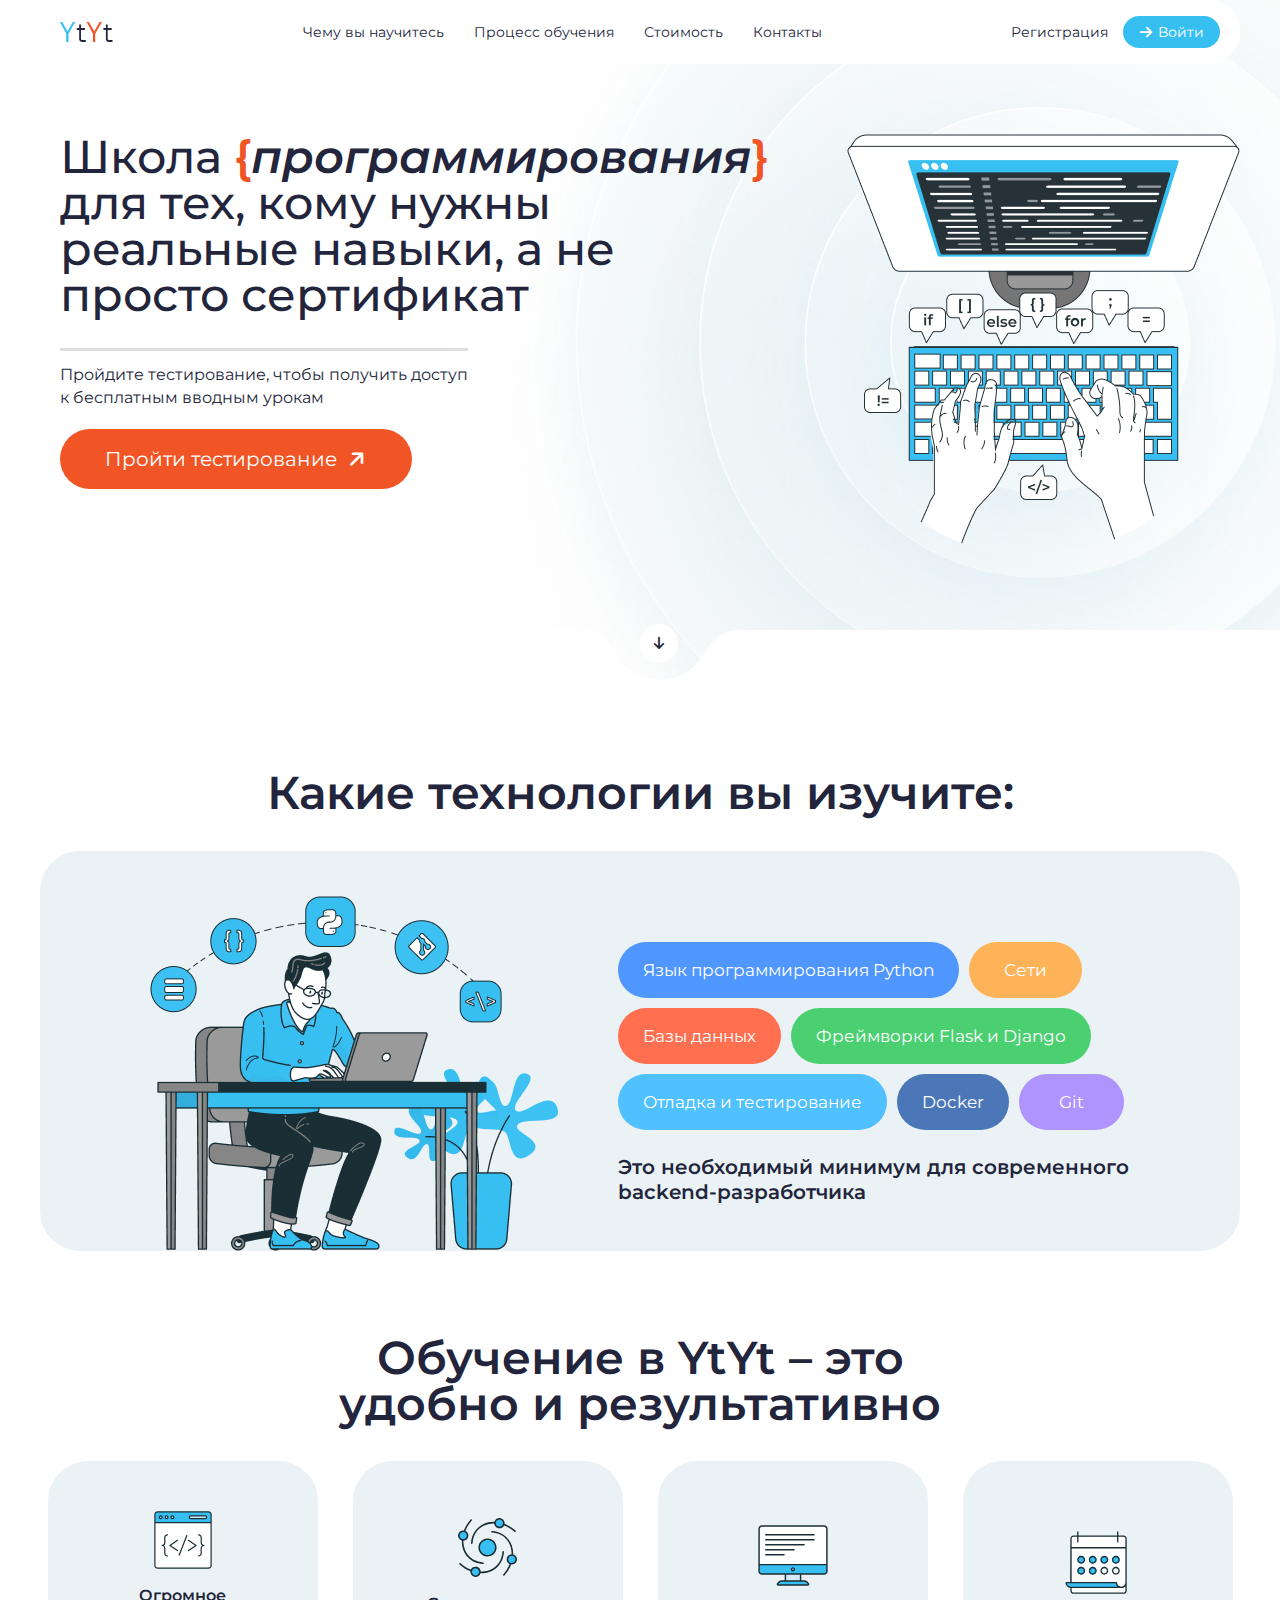
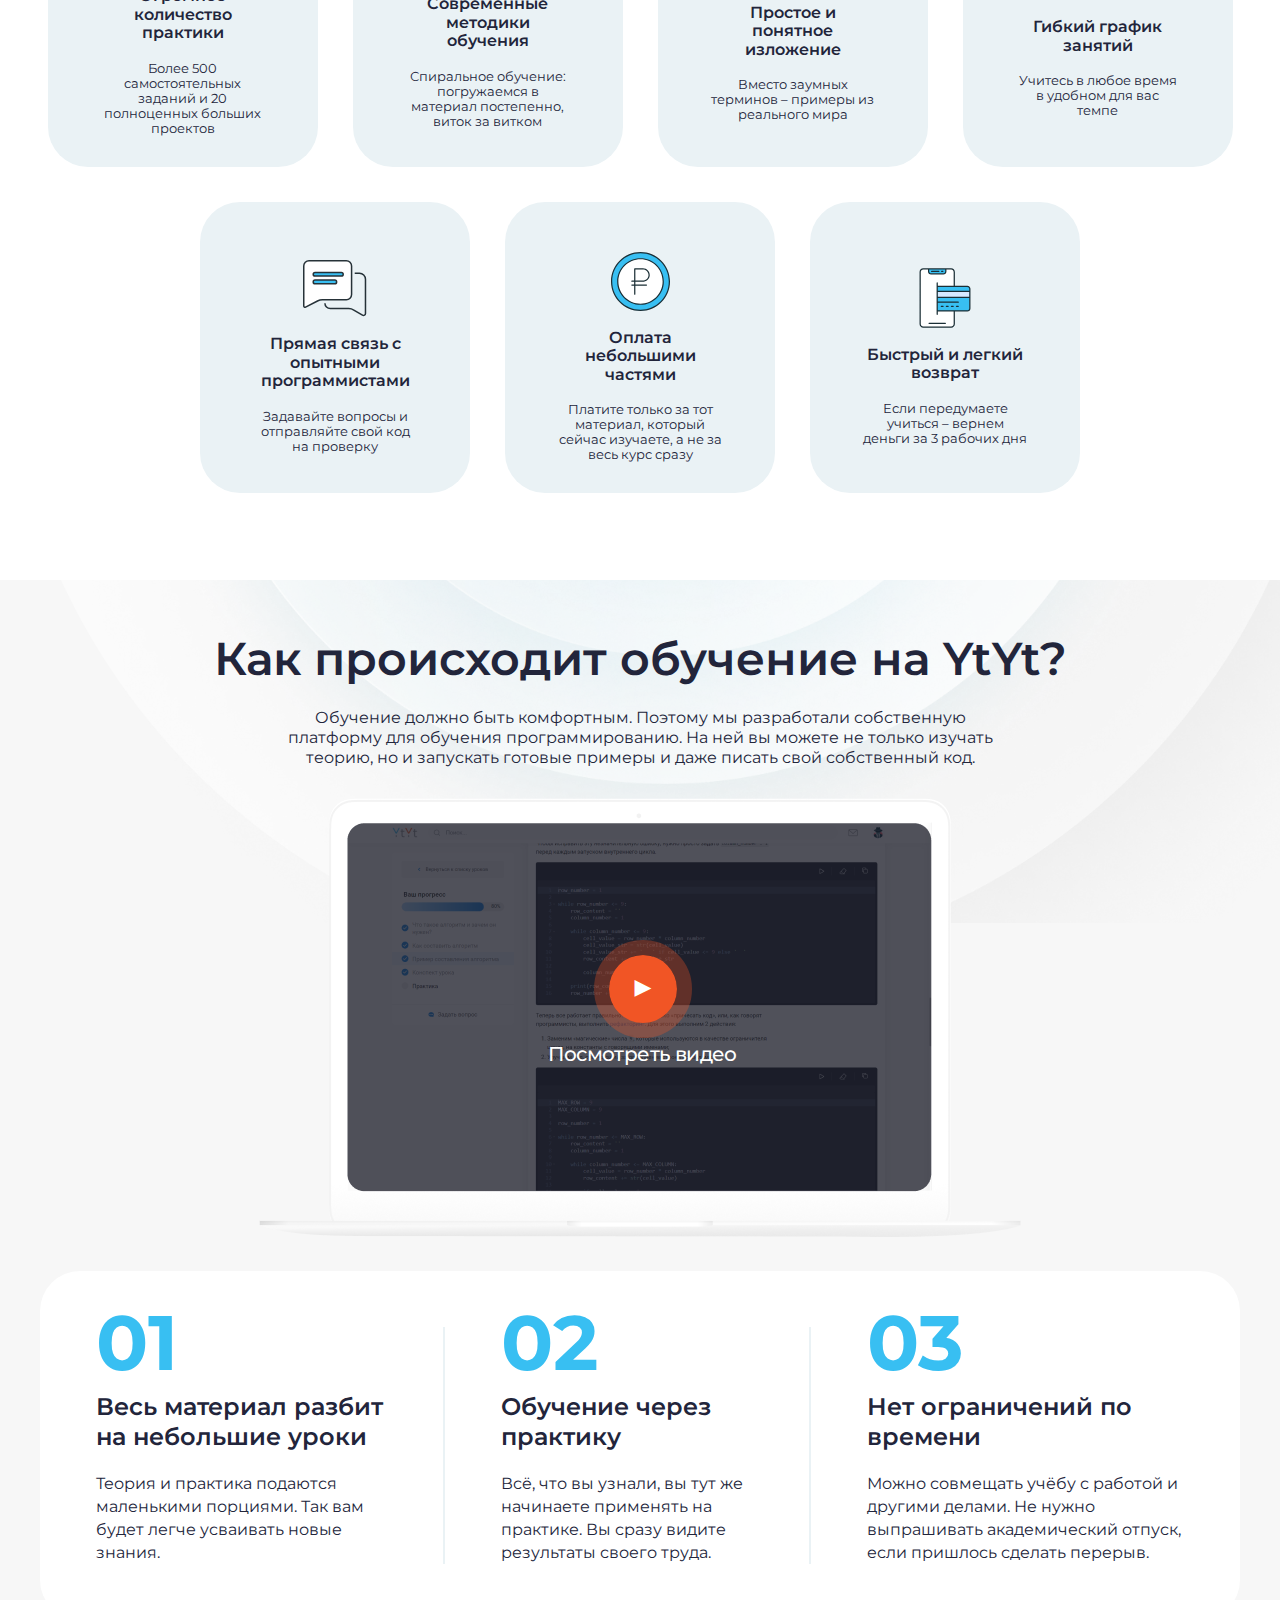
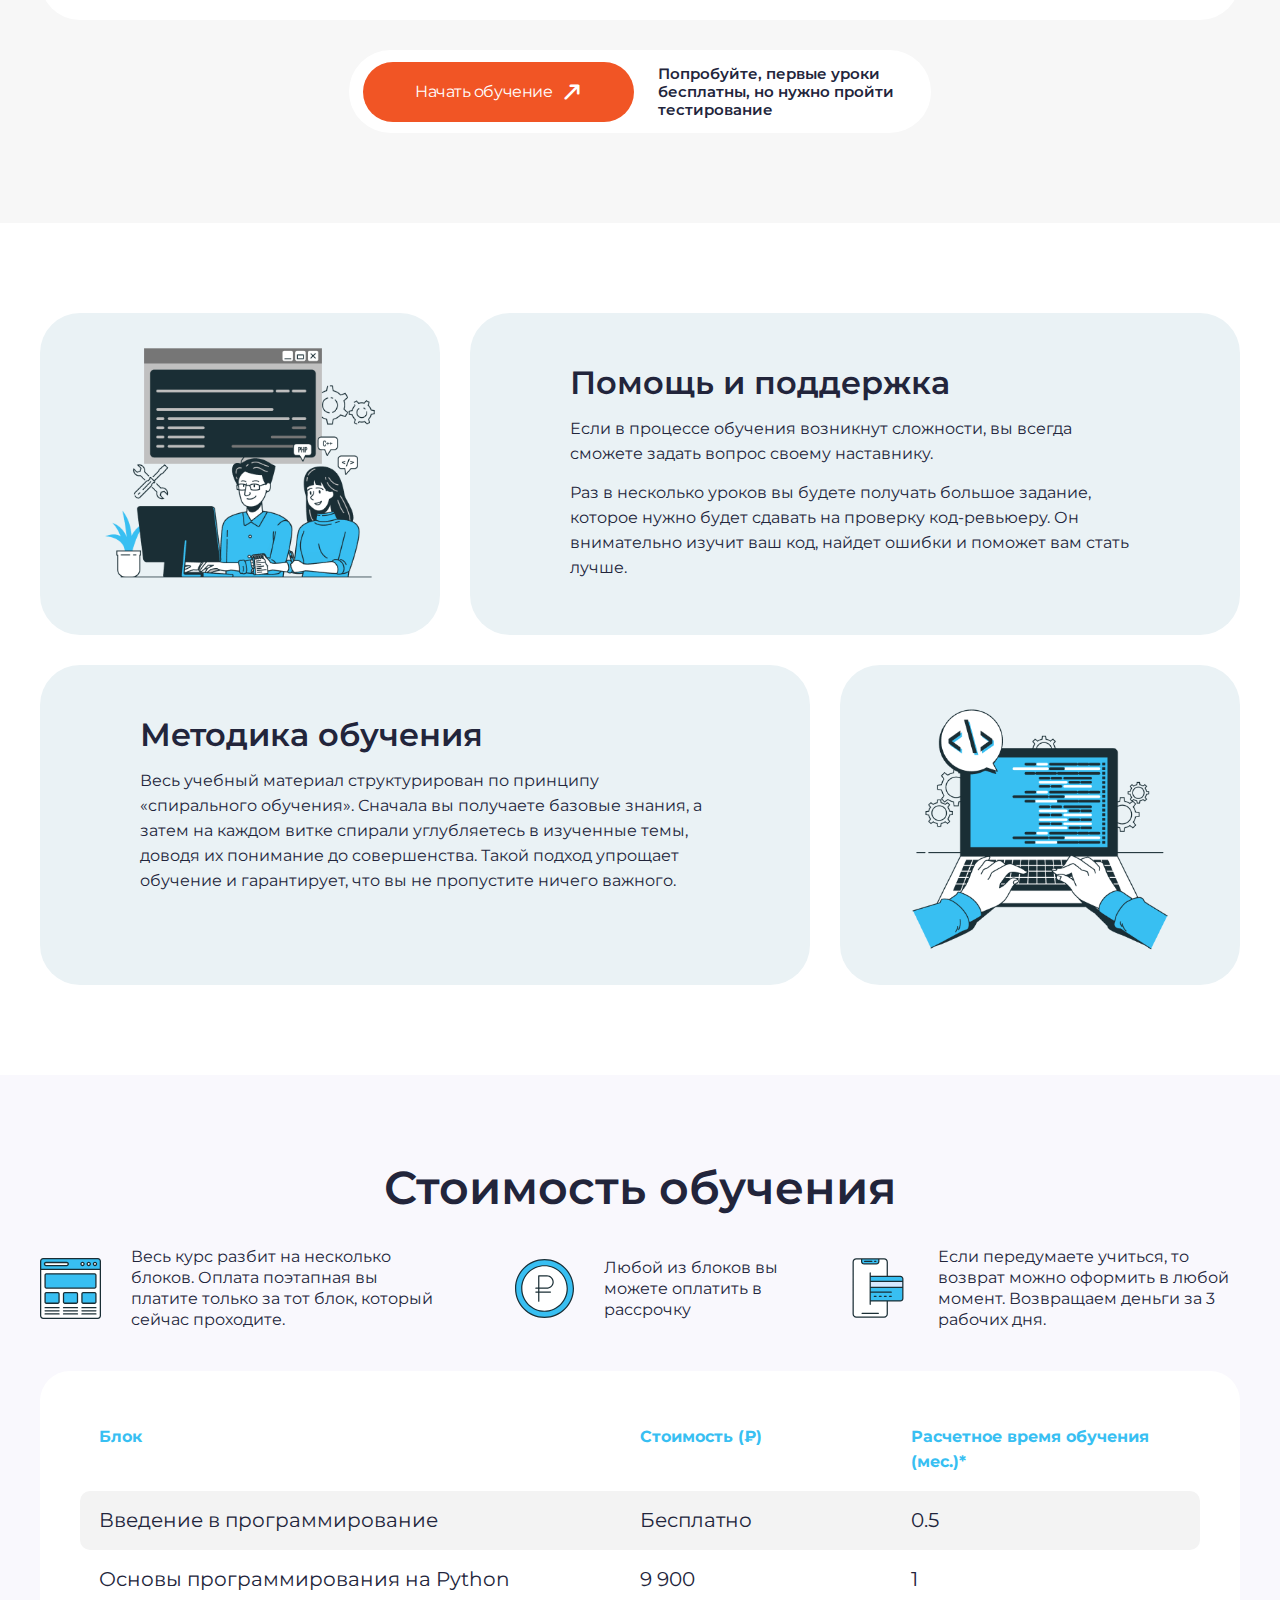
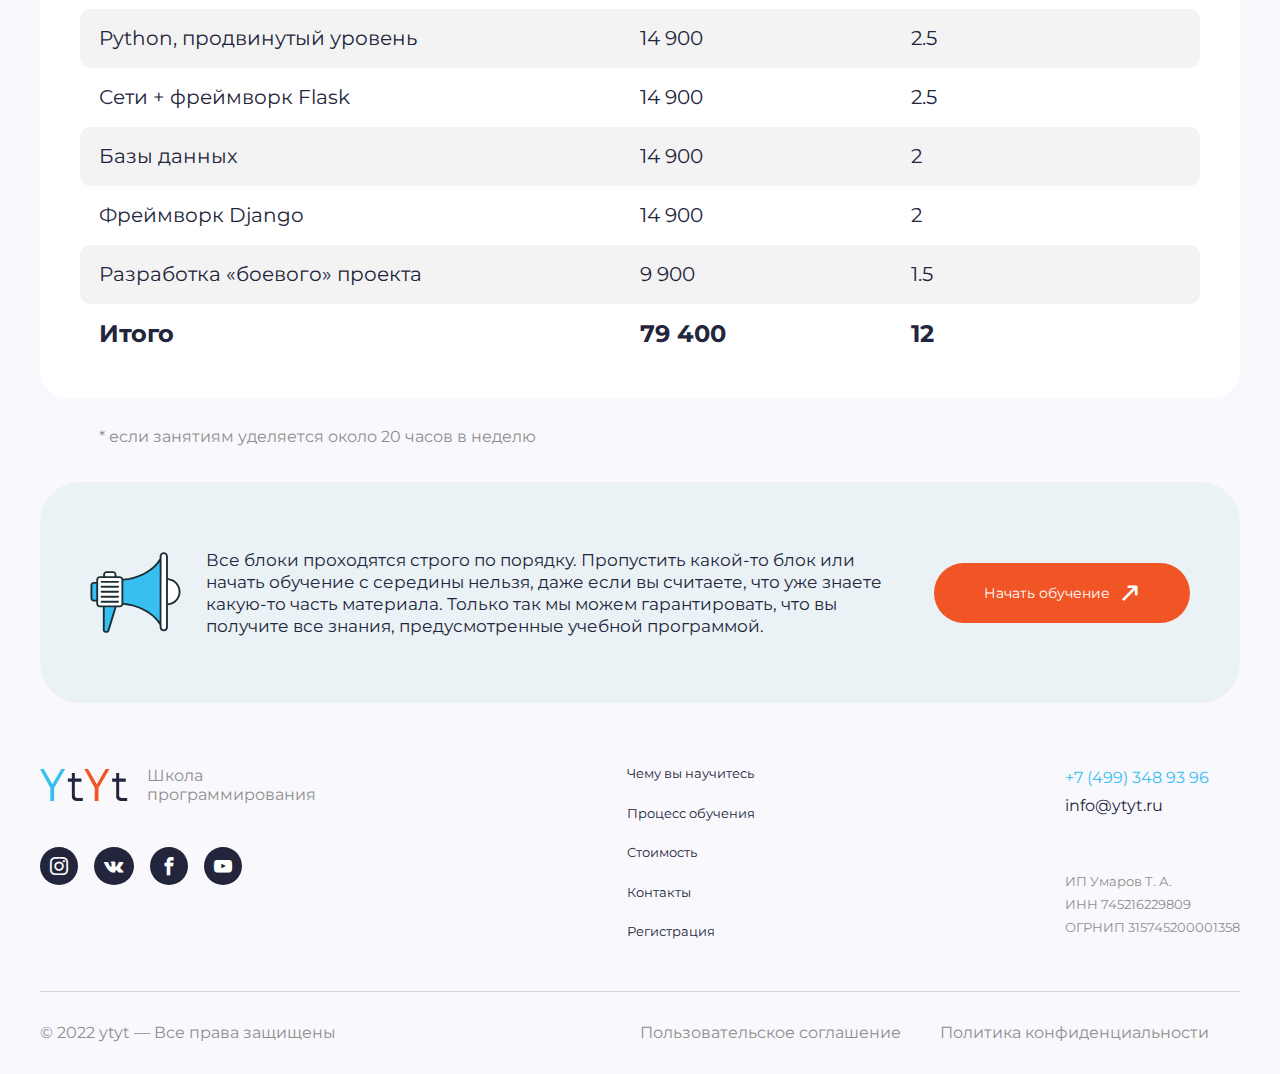
<file: index.html>
<!DOCTYPE html>
<html lang="ru">
<head>
    <meta charset="UTF-8">
    <meta name="viewport" content="width=device-width, initial-scale=1.0, maximum-scale=1.0, user-scalable=0">
    <title>YtYt - онлайн школа программирования</title>
    <link rel="stylesheet" href="css/style.css">
</head>
<body>
    <div class="container">
        <section class="main">
            <header class="header _content">
                <img src="media/icons/logo.svg" alt="YtYt" class="header__logo">
                <nav class="header__bar">
                    <ul class="header__nav">
                        <li class="header__item"><a href="#" class="header__link">Чему вы научитесь</a></li>
                        <li class="header__item"><a href="#" class="header__link">Процесс обучения</a></li>
                        <li class="header__item"><a href="#" class="header__link">Стоимость</a></li>
                        <li class="header__item"><a href="#" class="header__link">Контакты</a></li>
                    </ul>
                </nav>
                <div class="header__authorization">
                    <div class="header__registration">Регистрация</div>
                    <div class="header__login">
                        <i class="header__icon icon-arrow"></i>
                        <div class="header__text">Войти</div>
                    </div>
                </div>
            </header>
            <div class="main__container _content">
                <h1 class="main__title">Школа <span class="main__staples">{</span><span class="main__italic">программирования</span><span class="main__staples">}</span> для тех, кому нужны реальные навыки, а не просто сертификат</h1>
                <p class="main__appeal">Пройдите тестирование, чтобы получить доступ<br> к бесплатным вводным урокам</p>
                <div class="main__button">
                    <div class="main__button-text">Пройти тестирование</div>
                    <i class="main__button-icon icon-arrow"></i>
                </div>
                <img src="media/mainIMG.png" alt="Школа программирования" class="main__image">
                <a href="#" class="main__arrow"><i class="main__link icon-arrow"></i></a>
            </div>
        </section>
        <section class="steck _content">
            <h2 class="steck__title title">Какие технологии вы изучите:</h2>
            <div class="steck__frame frame">
                <img src="media/steck.png" alt="Технологии" class="steck__image">
                <div class="steck__right-wrapper">
                    <div class="steck__container technologies">
                        <div class="technologies__python technologies-item">Язык программирования Python</div>
                        <div class="technologies__web technologies-item">Сети</div>
                        <div class="technologies__database technologies-item">Базы данных</div>
                        <div class="technologies__flask-django technologies-item">Фреймворки Flask и Django</div>
                        <div class="technologies__test technologies-item">Отладка и тестирование</div>
                        <div class="technologies__docker technologies-item">Docker</div>
                        <div class="technologies__git technologies-item">Git</div>
                    </div>
                    <div class="steck__appeal">Это необходимый минимум для современного backend-разработчика</div>
                </div>
            </div>
        </section>
        <section class="training _content">
            <h2 class="training__title title">Обучение в YtYt – это<br> удобно и результативно</h2>
            <div class="training__container">
                <div class="training__frame frame">
                    <img src="media/icons/practice.svg" alt="Огромное количество практики" class="training__image">
                    <h3 class="training__subtitle">Огромное количество практики</h3>
                    <p class="training__text">Более 500 самостоятельных заданий и 20 полноценных больших проектов</p>
                </div>
                <div class="training__frame frame">
                    <img src="media/icons/methods.svg" alt="Современные методики обучения" class="training__image">
                    <h3 class="training__subtitle">Современные методики обучения</h3>
                    <p class="training__text">Спиральное обучение: погружаемся в материал постепенно, виток за витком</p>
                </div>
                <div class="training__frame frame">
                    <img src="media/icons/simple.svg" alt="Простое и понятное изложение" class="training__image">
                    <h3 class="training__subtitle">Простое и понятное изложение</h3>
                    <p class="training__text">Вместо заумных терминов – примеры из реального мира</p>
                </div>
                <div class="training__frame frame">
                    <img src="media/icons/chart.svg" alt="Гибкий график занятий" class="training__image">
                    <h3 class="training__subtitle">Гибкий график занятий</h3>
                    <p class="training__text">Учитесь в любое время в удобном для вас темпе</p>
                </div>
                <div class="training__frame frame">
                    <img src="media/icons/connection.svg" alt="Прямая связь с опытными программистами" class="training__image">
                    <h3 class="training__subtitle">Прямая связь с опытными программистами</h3>
                    <p class="training__text">Задавайте вопросы и отправляйте свой код на проверку</p>
                </div>
                <div class="training__frame frame">
                    <img src="media/icons/payment.svg" alt="Оплата небольшими частями" class="training__image">
                    <h3 class="training__subtitle">Оплата небольшими частями</h3>
                    <p class="training__text">Платите только за тот материал, который сейчас изучаете, а не за весь курс сразу</p>
                </div>
                <div class="training__frame frame">
                    <img src="media/icons/refund.svg" alt="Быстрый и легкий возврат" class="training__image">
                    <h3 class="training__subtitle">Быстрый и легкий возврат</h3>
                    <p class="training__text">Если передумаете учиться – вернем деньги за 3 рабочих дня</p>
                </div>
            </div>
        </section>
        <section class="process">
            <h2 class="process__title title">Как происходит обучение на YtYt?</h2>
            <p class="process__discription">Обучение должно быть комфортным. Поэтому мы разработали собственную<br> платформу для обучения программированию. На ней вы можете не только изучать<br> теорию, но и запускать готовые примеры и даже писать свой собственный код.</p>
            <div class="process__video-wrapper">
                <img src="media/videoBG.png" alt="Процесс обучения в YtYt" class="process__video">
                <div class="process__button-wrapper">
                    <a href="#" target="_blank"><i class="process__button icon-play"></i></a>
                    <div class="process__video-text">Посмотреть видео</div>
                </div>
            </div>
            <div class="process__frame _content">
                <div class="process__column">
                    <div class="process__number">01</div>
                    <h3 class="process__subtitle">Весь&nbsp;материал&nbsp;разбит на небольшие уроки</h3>
                    <p class="process__text">Теория и практика подаются маленькими порциями. Так вам будет легче усваивать новые знания.</p>
                </div>
                <div class="process__column">
                    <div class="process__number">02</div>
                    <h3 class="process__subtitle">Обучение через практику</h3>
                    <p class="process__text">Всё, что вы узнали, вы тут же начинаете применять на практике. Вы сразу видите результаты своего труда.</p>
                </div>
                <div class="process__column">
                    <div class="process__number">03</div>
                    <h3 class="process__subtitle">Нет ограничений по времени</h3>
                    <p class="process__text">Можно совмещать учёбу с работой и другими делами. Не нужно выпрашивать академический отпуск, если пришлось сделать перерыв.</p>
                </div>
            </div>
            <div class="process__link-wrapper">
                <a href="#" class="process__link">Начать обучение <i class="process__arrow icon-arrow-up"></i></a>
                <p class="process__appeal">Попробуйте, первые уроки<br> бесплатны, но нужно пройти<br> тестирование</p>
            </div>
        </section>
        <section class="help _content">
            <div class="help__frame frame"><img src="media/support.png" alt="Помощь и поддержка"></div>
            <div class="help__frame frame">
                <h3 class="help__title">Помощь и поддержка</h3>
                <p class="help__text">Если в процессе обучения возникнут сложности, вы всегда сможете задать вопрос своему наставнику.</p>
                <br>
                <p class="help__text">Раз в несколько уроков вы будете получать большое задание, которое нужно будет сдавать на проверку код-ревьюеру. Он внимательно изучит ваш код, найдет ошибки и поможет вам стать лучше. </p>
            </div>
            <div class="help__frame frame">
                <h3 class="help__title">Методика обучения</h3>
                <p class="help__text">Весь учебный материал структурирован по принципу «спирального обучения». Сначала вы получаете базовые знания, а затем на каждом витке спирали углубляетесь в изученные темы, доводя их понимание до совершенства. Такой подход упрощает обучение и гарантирует, что вы не пропустите ничего важного.</p>
            </div>
            <div class="help__frame frame"><img src="media/methodology.png" alt="Методока обучения"></div>
        </section>
        <section class="cost">
            <div class="cost__wrapper _content">
                <h2 class="cost__title title">Стоимость обучения</h2>
                <div class="cost__icons-box">
                    <div class="cost__contentbox">
                        <img src="media/icons/blocks.svg" alt="Блоки" class="cost__icon">
                        <p class="cost__text">Весь курс разбит на несколько блоков. Оплата поэтапная вы платите только за тот блок, который сейчас проходите.</p>
                    </div>
                    <div class="cost__contentbox">
                        <img src="media/icons/payment.svg" alt="Оплата" class="cost__icon">
                        <p class="cost__text">Любой из блоков вы можете оплатить в рассрочку</p>
                    </div>
                    <div class="cost__contentbox">
                        <img src="media/icons/refund.svg" alt="Возврвт средств" class="cost__icon">
                        <p class="cost__text">Если передумаете учиться, то возврат можно оформить в любой момент. Возвращаем деньги за 3 рабочих дня.</p>
                    </div>
                </div>
                <div class="cost__table table">
                    <div class="table__item table__title">
                        <div class="table__text">Блок</div>
                        <div class="table__text">Стоимость (&#8381;)</div>
                        <div class="table__text">Расчетное время обучения (мес.)*</div>
                    </div>
                    <div class="table__item">
                        <div class="table__text">Введение в программирование</div>
                        <div class="table__text">Бесплатно</div>
                        <div class="table__text">0.5</div>
                    </div>
                    <div class="table__item">
                        <div class="table__text">Основы программирования на Python</div>
                        <div class="table__text">9 900</div>
                        <div class="table__text">1</div>
                    </div>
                    <div class="table__item">
                        <div class="table__text">Python, продвинутый уровень</div>
                        <div class="table__text">14 900</div>
                        <div class="table__text">2.5</div>
                    </div>
                    <div class="table__item">
                        <div class="table__text">Сети + фреймворк Flask</div>
                        <div class="table__text">14 900</div>
                        <div class="table__text">2.5</div>
                    </div>
                    <div class="table__item">
                        <div class="table__text">Базы данных</div>
                        <div class="table__text">14 900</div>
                        <div class="table__text">2</div>
                    </div>
                    <div class="table__item">
                        <div class="table__text">Фреймворк Django</div>
                        <div class="table__text">14 900</div>
                        <div class="table__text">2</div>
                    </div>
                    <div class="table__item">
                        <div class="table__text">Разработка «боевого» проекта </div>
                        <div class="table__text">9 900</div>
                        <div class="table__text">1.5</div>
                    </div>
                    <div class="table__item table__footer">
                        <div class="table__text">Итого</div>
                        <div class="table__text">79 400</div>
                        <div class="table__text">12</div>
                    </div>
                </div>
                <div class="cost__discription">* если занятиям уделяется около 20 часов в неделю</div>
                <div class="cost__frame frame">
                    <img src="media/icons/advertisement.svg" alt="Объявление">
                    <p class="cost__advertisement">Все блоки проходятся строго по порядку. Пропустить какой-то блок или начать обучение с середины нельзя, даже если вы считаете, что уже знаете какую-то часть материала. Только так мы можем гарантировать, что вы получите все знания, предусмотренные учебной программой.</p>
                    <a href="#" class="cost__button">Начать обучение<i class="process__arrow icon-arrow-up"></i></a href="#">
                </div>
            </div>
        </section>
        <footer class="footer">
            <div class="footer__data _content">
                <div class="footer__social">
                    <div class="footer__logobox">
                        <img src="media/icons/logo.svg" alt="Logo" class="footer__logo">
                        <div class="footer__label">Школа<br> программирования</div>
                    </div>
                    <div class="footer__iconbox">
                        <a href="#" target="_blank"><i class="footer__icon icon-instagram"></i></a>
                        <a href="#" target="_blank"><i class="footer__icon icon-vk"></i></a>
                        <a href="#" target="_blank"><i class="footer__icon icon-facebook"></i></a>
                        <a href="#" target="_blank"><i class="footer__icon icon-youtube"></i></a>
                    </div>
                </div>
                <nav class="footer__nav">
                    <ul class="footer__list list">
                        <li class="list__item"><a href="#" class="list__link">Чему вы научитесь</a></li>
                        <li class="list__item"><a href="#" class="list__link">Процесс обучения</a></li>
                        <li class="list__item"><a href="#" class="list__link">Стоимость</a></li>
                        <li class="list__item"><a href="#" class="list__link">Контакты</a></li>
                        <li class="list__item"><a href="#" class="list__link">Регистрация</a></li>
                    </ul>
                </nav>
                <div class="footer__databox">
                    <div class="footer__contact">
                        <a href="tel:+74993489396" class="footer__tel">+7 (499) 348 93 96</a>
                        <a href="mailto:info@ytyt.ru" class="footer__mail">info@ytyt.ru</a>
                    </div>
                    <div class="footer__business">
                        <ul>
                            <li>ИП Умаров Т. А.</li>
                            <li>ИНН 745216229809</li>
                            <li>ОГРНИП 315745200001358</li>
                        </ul>
                    </div>
                </div>
            </div>
            <div class="footer__links _content">
                <p class="footer__rights">&copy; 2022 ytyt — Все права защищены</p>
                <a href="#" class="footer__agreement">Пользовательское соглашение</a>
                <a href="#" class="footer__agreement">Политика конфиденциальности</a>
            </div>
        </footer>
    </div>
</body>
</html>
</file>
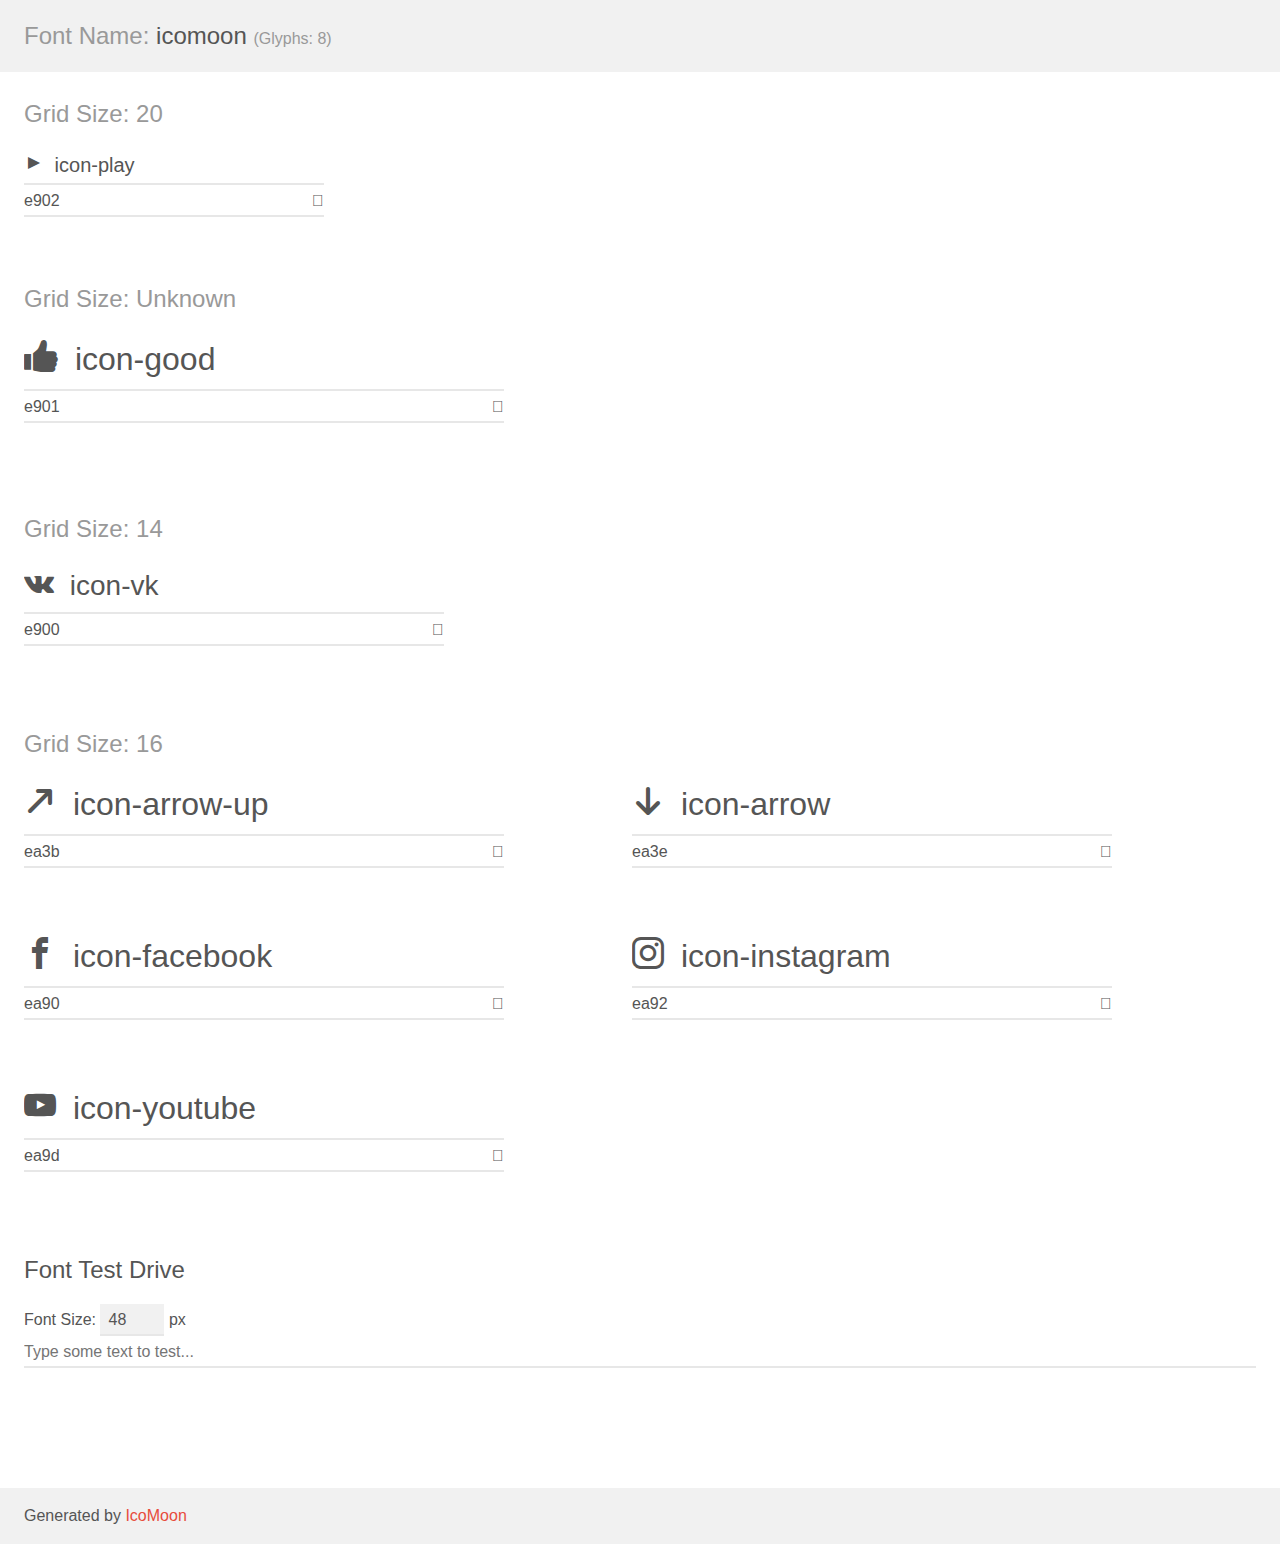
<file: media/icomoon/demo.html>
<!doctype html>
<html>
<head>
    <meta charset="utf-8">
    <title>IcoMoon Demo</title>
    <meta name="description" content="An Icon Font Generated By IcoMoon.io">
    <meta name="viewport" content="width=device-width, initial-scale=1">
    <link rel="stylesheet" href="demo-files/demo.css">
    <link rel="stylesheet" href="style.css"></head>
<body>
    <div class="bgc1 clearfix">
        <h1 class="mhmm mvm"><span class="fgc1">Font Name:</span> icomoon <small class="fgc1">(Glyphs:&nbsp;8)</small></h1>
    </div>
    <div class="clearfix mhl ptl">
        <h1 class="mvm mtn fgc1">Grid Size: 20</h1>
        <div class="glyph fs1">
            <div class="clearfix bshadow0 pbs">
                <span class="icon-play"></span>
                <span class="mls"> icon-play</span>
            </div>
            <fieldset class="fs0 size1of1 clearfix hidden-false">
                <input type="text" readonly value="e902" class="unit size1of2" />
                <input type="text" maxlength="1" readonly value="&#xe902;" class="unitRight size1of2 talign-right" />
            </fieldset>
            <div class="fs0 bshadow0 clearfix hidden-true">
                <span class="unit pvs fgc1">liga: </span>
                <input type="text" readonly value="" class="liga unitRight" />
            </div>
        </div>
    </div>
    <div class="clearfix mhl ptl">
        <h1 class="mvm mtn fgc1">Grid Size: Unknown</h1>
        <div class="glyph fs2">
            <div class="clearfix bshadow0 pbs">
                <span class="icon-good"></span>
                <span class="mls"> icon-good</span>
            </div>
            <fieldset class="fs0 size1of1 clearfix hidden-false">
                <input type="text" readonly value="e901" class="unit size1of2" />
                <input type="text" maxlength="1" readonly value="&#xe901;" class="unitRight size1of2 talign-right" />
            </fieldset>
            <div class="fs0 bshadow0 clearfix hidden-true">
                <span class="unit pvs fgc1">liga: </span>
                <input type="text" readonly value="" class="liga unitRight" />
            </div>
        </div>
    </div>
    <div class="clearfix mhl ptl">
        <h1 class="mvm mtn fgc1">Grid Size: 14</h1>
        <div class="glyph fs3">
            <div class="clearfix bshadow0 pbs">
                <span class="icon-vk"></span>
                <span class="mls"> icon-vk</span>
            </div>
            <fieldset class="fs0 size1of1 clearfix hidden-false">
                <input type="text" readonly value="e900" class="unit size1of2" />
                <input type="text" maxlength="1" readonly value="&#xe900;" class="unitRight size1of2 talign-right" />
            </fieldset>
            <div class="fs0 bshadow0 clearfix hidden-true">
                <span class="unit pvs fgc1">liga: </span>
                <input type="text" readonly value="" class="liga unitRight" />
            </div>
        </div>
    </div>
    <div class="clearfix mhl ptl">
        <h1 class="mvm mtn fgc1">Grid Size: 16</h1>
        <div class="glyph fs4">
            <div class="clearfix bshadow0 pbs">
                <span class="icon-arrow-up"></span>
                <span class="mls"> icon-arrow-up</span>
            </div>
            <fieldset class="fs0 size1of1 clearfix hidden-false">
                <input type="text" readonly value="ea3b" class="unit size1of2" />
                <input type="text" maxlength="1" readonly value="&#xea3b;" class="unitRight size1of2 talign-right" />
            </fieldset>
            <div class="fs0 bshadow0 clearfix hidden-true">
                <span class="unit pvs fgc1">liga: </span>
                <input type="text" readonly value="arrow-up-right2, up-right2" class="liga unitRight" />
            </div>
        </div>
        <div class="glyph fs4">
            <div class="clearfix bshadow0 pbs">
                <span class="icon-arrow"></span>
                <span class="mls"> icon-arrow</span>
            </div>
            <fieldset class="fs0 size1of1 clearfix hidden-false">
                <input type="text" readonly value="ea3e" class="unit size1of2" />
                <input type="text" maxlength="1" readonly value="&#xea3e;" class="unitRight size1of2 talign-right" />
            </fieldset>
            <div class="fs0 bshadow0 clearfix hidden-true">
                <span class="unit pvs fgc1">liga: </span>
                <input type="text" readonly value="arrow-down2, down2" class="liga unitRight" />
            </div>
        </div>
        <div class="glyph fs4">
            <div class="clearfix bshadow0 pbs">
                <span class="icon-facebook"></span>
                <span class="mls"> icon-facebook</span>
            </div>
            <fieldset class="fs0 size1of1 clearfix hidden-false">
                <input type="text" readonly value="ea90" class="unit size1of2" />
                <input type="text" maxlength="1" readonly value="&#xea90;" class="unitRight size1of2 talign-right" />
            </fieldset>
            <div class="fs0 bshadow0 clearfix hidden-true">
                <span class="unit pvs fgc1">liga: </span>
                <input type="text" readonly value="facebook, brand10" class="liga unitRight" />
            </div>
        </div>
        <div class="glyph fs4">
            <div class="clearfix bshadow0 pbs">
                <span class="icon-instagram"></span>
                <span class="mls"> icon-instagram</span>
            </div>
            <fieldset class="fs0 size1of1 clearfix hidden-false">
                <input type="text" readonly value="ea92" class="unit size1of2" />
                <input type="text" maxlength="1" readonly value="&#xea92;" class="unitRight size1of2 talign-right" />
            </fieldset>
            <div class="fs0 bshadow0 clearfix hidden-true">
                <span class="unit pvs fgc1">liga: </span>
                <input type="text" readonly value="instagram, brand12" class="liga unitRight" />
            </div>
        </div>
        <div class="glyph fs4">
            <div class="clearfix bshadow0 pbs">
                <span class="icon-youtube"></span>
                <span class="mls"> icon-youtube</span>
            </div>
            <fieldset class="fs0 size1of1 clearfix hidden-false">
                <input type="text" readonly value="ea9d" class="unit size1of2" />
                <input type="text" maxlength="1" readonly value="&#xea9d;" class="unitRight size1of2 talign-right" />
            </fieldset>
            <div class="fs0 bshadow0 clearfix hidden-true">
                <span class="unit pvs fgc1">liga: </span>
                <input type="text" readonly value="youtube, brand21" class="liga unitRight" />
            </div>
        </div>
    </div>

    <!--[if gt IE 8]><!-->
    <div class="mhl clearfix mbl">
        <h1>Font Test Drive</h1>
        <label>
            Font Size: <input id="fontSize" type="number" class="textbox0 mbm"
            min="8" value="48" />
            px
        </label>
        <input id="testText" type="text" class="phl size1of1 mvl"
        placeholder="Type some text to test..." value=""/>
        <div id="testDrive" class="icon-" style="font-family: icomoon">&nbsp;
        </div>
    </div>
    <!--<![endif]-->
    <div class="bgc1 clearfix">
        <p class="mhl">Generated by <a href="https://icomoon.io/app">IcoMoon</a></p>
    </div>

    <script src="demo-files/demo.js"></script>
</body>
</html>
</file>
<file: css/style.css>
@import '../media/icomoon/style.css';
@import url("https://fonts.googleapis.com/css2?family=Montserrat:ital,wght@0,100;0,200;0,300;0,400;0,500;0,600;0,700;0,800;0,900;1,100;1,200;1,300;1,400;1,500;1,600;1,700;1,800;1,900&display=swap");
* {
  padding: 0;
  margin: 0;
  border: 0;
}

*, *:before, *:after {
  -moz-box-sizing: border-box;
  -webkit-box-sizing: border-box;
  box-sizing: border-box;
}

:focus, :active {
  outline: none;
}

a:focus, a:active {
  outline: none;
}

nav, footer, header, aside {
  display: block;
}

html, body {
  height: 100%;
  width: 100%;
  font-size: 100%;
  line-height: 1;
  font-size: 14px;
  -ms-text-size-adjust: 100%;
  -moz-text-size-adjust: 100%;
  -webkit-text-size-adjust: 100%;
}

input, button, textarea {
  font-family: inherit;
}

input::-ms-clear {
  display: none;
}

button {
  cursor: pointer;
}

button::-moz-focus-inner {
  padding: 0;
  border: 0;
}

a, a:visited {
  text-decoration: none;
}

a:hover {
  text-decoration: none;
}

ul li {
  list-style: none;
}

img {
  vertical-align: top;
}

h1, h2, h3, h4, h5, h6 {
  font-size: inherit;
  font-weight: 400;
}

body {
  font-family: "Montserrat", sans-serif;
  color: #22253B;
}

._content {
  max-width: 1200px;
  margin: 0 auto;
}

.title {
  color: #22253B;
  text-align: center;
  font-size: 46px;
  font-weight: 600;
  line-height: 46px;
  margin: 0 auto;
}

.frame {
  background-color: #EAF2F5;
  border-radius: 40px;
}

.header {
  display: flex;
  justify-content: space-between;
  align-items: center;
  background-color: #fff;
  border-radius: 50px;
  padding: 16px 20px;
}
.header__logo {
  width: 53px;
}
.header__nav {
  display: flex;
  flex-direction: row;
}
.header__nav a {
  color: #22253B;
  margin: 0 15px;
  white-space: nowrap;
}
.header__link:hover {
  color: #F15525;
  transition-duration: 250ms;
}
.header__authorization {
  display: flex;
  display: flex;
  align-items: center;
  flex-direction: row;
}
.header__registration {
  cursor: pointer;
}
.header__registration:hover {
  color: #F15525;
  transition-duration: 250ms;
}
.header__login {
  cursor: pointer;
  display: flex;
  align-items: center;
  flex-direction: row;
  background-color: #38BFF2;
  color: #fff;
  padding: 9px 16px;
  border-radius: 50px;
  margin: 0 0 0 15px;
}
.header__login:hover {
  background-color: #F15525;
  transition-duration: 250ms;
}
.header__icon {
  transform: rotate(-90deg);
  margin: 0 5px 0 0;
}

.main {
  height: 685px;
  min-height: fit-content;
  background-image: url(../media/mainBG.png);
  background-repeat: no-repeat;
  background-position: 400px;
  background-size: cover;
  position: relative;
}
.main__container {
  padding: 0 20px;
  position: relative;
  margin: 70px auto 0 auto;
  height: 551px;
}
.main__container::before {
  content: "";
  position: absolute;
  bottom: 0;
  left: -80px;
  width: 100%;
  height: 55px;
  background: url(../media/icons/line.svg);
}
.main::before, .main::after {
  content: "";
  position: absolute;
  bottom: 0;
  width: 30%;
  height: 55px;
  background-color: #FFF;
  z-index: 6;
}
.main::before {
  right: 0;
  left: auto;
}
.main__title {
  font-size: 46px;
  font-weight: 500;
  line-height: 46px;
  width: 62%;
}
.main__staples {
  color: #F15525;
  font-size: 46px;
  font-weight: 600;
  line-height: 46px;
}
.main__italic {
  color: #22253B;
  font-size: 46px;
  font-style: italic;
  font-weight: 600;
  line-height: 46px;
}
.main__appeal {
  position: relative;
  width: fit-content;
  color: #22253B;
  font-size: 16px;
  font-weight: 400;
  line-height: 23px;
  margin: 30px 0 0 0;
  padding: 15px 0 0 0;
}
.main__appeal::before {
  content: "";
  position: absolute;
  background-color: #DEDEDE;
  width: 100%;
  height: 3px;
  top: 0;
  left: 0;
}
.main__button {
  cursor: pointer;
  display: flex;
  align-items: center;
  width: fit-content;
  background-color: #F15525;
  color: #fff;
  border-radius: 82px;
  padding: 20px 45px;
  margin: 20px 0 0 0;
}
.main__button:hover {
  background-color: #38BFF2;
  transition-duration: 250ms;
}
.main__button-text {
  color: #FFF;
  text-align: center;
  font-size: 20px;
  font-weight: 400;
  line-height: 19px;
}
.main__button-icon {
  font-size: 20px;
  transform: rotate(-135deg);
  margin: 0 0 0 10px;
}
.main__image {
  position: absolute;
  top: 0px;
  right: 0px;
}
.main__arrow {
  background-color: #fff;
  color: #22253B;
  border-radius: 50%;
  padding: 12px;
  position: absolute;
  top: 89%;
  left: 50%;
}

.steck {
  margin: 85px auto 0 auto;
}
.steck__frame {
  display: flex;
  justify-content: space-between;
  align-items: center;
  padding: 45px 110px 0 110px;
  margin: 35px 0 0 0;
  min-width: fit-content;
}
.steck__right-wrapper {
  margin: 0 0 0 59px;
}
.steck__appeal {
  font-size: 20px;
  font-weight: 600;
  line-height: 25px;
  margin: 25px 0 0 0;
}

.technologies {
  display: flex;
  flex-wrap: wrap;
  gap: 10px;
}
.technologies-item {
  color: #FFF;
  padding: 5px 25px;
  border-radius: 44px;
  font-size: 17px;
  font-weight: 400;
  line-height: 46px;
  min-width: fit-content;
  white-space: nowrap;
}
.technologies__python {
  background: #5096FF;
}
.technologies__web {
  background: #FFB359;
  padding: 5px 35px;
}
.technologies__database {
  background: #FF6F50;
}
.technologies__flask-django {
  background: #4BD071;
}
.technologies__test {
  background: #50C0FF;
}
.technologies__docker {
  background: #4B77B9;
}
.technologies__git {
  background: #AF93FF;
  padding: 5px 40px;
}

.training__container {
  display: flex;
  flex-wrap: wrap;
  justify-content: center;
  gap: 35px;
  margin: 0 0 87px 0;
}
.training__title {
  margin: 84px auto 34px auto;
}
.training__frame {
  display: flex;
  flex-direction: column;
  justify-content: center;
  align-items: center;
  gap: 18px;
  padding: 50px 52px 31px 52px;
  width: 270px;
}
.training__subtitle {
  text-align: center;
  font-size: 16px;
  font-weight: 600;
  line-height: 18.5px;
}
.training__text {
  color: #22253B;
  text-align: center;
  font-size: 13px;
  font-weight: 400;
  line-height: 15px;
}

.process {
  display: flex;
  flex-direction: column;
  justify-content: center;
  background-image: url(../media/mainBG.png);
  background-color: #F7F7F7;
  background-repeat: no-repeat;
  background-size: cover;
  background-position: 0 -900px;
}
.process__title {
  margin: 55.5px 0 26px 0;
}
.process__discription {
  text-align: center;
  font-size: 16px;
  font-weight: 400;
  line-height: 20px;
  margin: 0 0 30px 0;
}
.process__video-wrapper {
  margin: 0 auto;
  position: relative;
}
.process__button-wrapper {
  position: absolute;
  top: 40%;
  left: 38%;
  display: flex;
  flex-direction: column;
  align-items: center;
}
.process__button {
  font-size: 28px;
  color: #FFF;
  padding: 20px;
  background-color: #F15525;
  border-radius: 50%;
  outline: 15px solid rgba(241, 85, 37, 0.32);
}
.process__video-text {
  color: #FFF;
  text-align: center;
  font-size: 20px;
  font-weight: 500;
  line-height: 19.338px;
  letter-spacing: -0.6px;
  margin: 42px 0 0 0;
}
.process__frame {
  border-radius: 40px;
  background-color: #FFF;
  padding: 56px;
  display: flex;
  margin: 30px auto;
}
.process__column:not(:first-child) {
  position: relative;
  padding: 0 0 0 58px;
  margin: 0 0 0 60px;
}
.process__column:not(:first-child)::before {
  content: "";
  height: 100%;
  width: 2px;
  background-color: #EAF2F5;
  position: absolute;
  top: 0;
  left: 0;
}
.process__number {
  color: #38BFF2;
  font-size: 77px;
  font-weight: 700;
  line-height: 30px;
  margin: 0 0 35px 0;
}
.process__subtitle {
  font-size: 24px;
  font-weight: 600;
  line-height: 30px;
  margin: 0 0 20px 0;
}
.process__text {
  font-size: 16px;
  font-weight: 400;
  line-height: 23px;
}
.process__link-wrapper {
  background-color: #FFF;
  border-radius: 110px;
  margin: 0 auto 90px auto;
  padding: 12px 37px 11px 14px;
  display: flex;
  flex-direction: row;
  justify-content: center;
  align-items: center;
  gap: 24px;
}
.process__link {
  padding: 20px 52px;
  background-color: #F15525;
  border-radius: 82px;
  color: #FFF;
  text-align: center;
  font-size: 16px;
  font-weight: 400;
  line-height: 15.47px;
  letter-spacing: -0.48px;
  display: flex;
  justify-content: center;
  align-items: center;
}
.process__link:hover {
  background-color: #38BFF2;
  transition-duration: 250ms;
}
.process__arrow {
  font-size: 20px;
  margin: 0 0 0 10px;
  text-align: center;
}
.process__appeal {
  font-size: 15px;
  font-weight: 600;
  line-height: 18px;
}

.help {
  margin: 90px auto;
  display: grid;
  gap: 30px;
  grid-template-columns: repeat(3, 1fr);
}
.help__frame img {
  width: 270px;
}
.help__frame {
  padding: 35px 65px 15px 65px;
}
.help__frame:nth-child(2), .help__frame:nth-child(3) {
  padding: 55px 100px;
  grid-column-start: span 2;
}
.help__title {
  font-size: 32px;
  font-weight: 600;
  line-height: 30px;
  margin: 0 0 18px 0;
}
.help__text {
  font-size: 16px;
  font-weight: 400;
  line-height: 25px;
}

.cost {
  background-color: #F9F8FD;
}
.cost__title {
  padding: 90px 0 35px 0;
}
.cost__text {
  font-size: 16px;
  font-weight: 400;
  line-height: 21px;
}
.cost__icons-box {
  display: flex;
  gap: 69px;
}
.cost__contentbox {
  display: flex;
  gap: 30px;
  justify-content: center;
  align-items: center;
  min-width: 22%;
  margin: 0 0 41px 0;
}
.cost__discription {
  margin: 25px 0 33px 59px;
  color: #8E8E8E;
  font-size: 16px;
  font-weight: 400;
  line-height: 25px;
}
.cost__frame {
  padding: 65px 50px;
  display: flex;
  justify-content: space-between;
  align-items: center;
  gap: 25px;
}
.cost__advertisement {
  font-size: 17px;
  font-weight: 400;
  line-height: 22px;
}
.cost__button {
  padding: 20px 50px;
  background-color: #F15525;
  border-radius: 82px;
  color: #FFF;
  display: flex;
  justify-content: center;
  align-items: center;
  width: fit-content;
  white-space: nowrap;
}
.cost__button:hover {
  background-color: #38BFF2;
  transition-duration: 250ms;
}

.table {
  background-color: #FFF;
  border-radius: 30px;
  width: 100%;
  padding: 36px 40px;
}
.table__item {
  font-size: 20px;
  font-weight: 400;
  line-height: 25px;
  display: flex;
  padding: 17px 19px;
}
.table__item:nth-child(even) {
  border-radius: 10px;
  background-color: #F3F3F3;
}
.table__title div {
  color: #38BFF2;
  font-size: 16px;
  font-weight: 700;
  line-height: 25px;
}
.table__footer div {
  font-size: 24px;
  font-weight: 700;
  line-height: 25px;
}
.table__text:nth-child(1) {
  width: 50%;
}
.table__text:nth-child(2), .table__text:nth-child(3) {
  width: 25%;
}

.footer {
  background-color: #F9F8FD;
}
.footer__data {
  display: flex;
  flex-direction: row;
  justify-content: space-between;
  padding: 63px 0 52px 0;
}
.footer__logobox {
  display: flex;
  gap: 19px;
  align-items: center;
  color: #8E8E8E;
  font-size: 16px;
  font-weight: 400;
  line-height: 19px;
}
.footer__iconbox {
  margin: 53px 0 10px 0;
  display: flex;
  gap: 16px;
}
.footer__icon {
  font-size: 18px;
  color: #FFF;
  padding: 10px;
  background-color: #22253B;
  border-radius: 50%;
}
.footer__icon:hover {
  background-color: #F15525;
  transition-duration: 250ms;
}
.footer__databox {
  display: flex;
  flex-direction: column;
  justify-content: space-between;
  width: fit-content;
}
.footer__contact {
  display: flex;
  flex-direction: column;
  gap: 5px;
}
.footer__tel {
  width: fit-content;
  color: #38BFF2;
  font-size: 16px;
  font-weight: 400;
  line-height: 23px;
  position: relative;
}
.footer__tel::after, .footer__tel::before {
  content: "";
  position: absolute;
  bottom: 0;
  left: 50%;
  width: 0%;
  height: 1px;
  background-color: #38BFF2;
  transition-duration: 450ms;
}
.footer__tel:hover::after, .footer__tel:hover::before {
  width: 50%;
}
.footer__tel:hover::after {
  right: 0;
}
.footer__tel:hover::before {
  left: 0;
}
.footer__mail:hover {
  color: #F15525;
  transition-duration: 250ms;
}
.footer__mail {
  color: inherit;
  font-size: 16px;
  font-weight: 400;
  line-height: 23px;
}
.footer__business li {
  color: #8E8E8E;
  font-size: 13px;
  font-weight: 400;
  line-height: 23px;
}
.footer__links {
  padding: 30px 0;
  color: #8E8E8E;
  font-size: 16px;
  font-weight: 400;
  line-height: 23px;
  display: grid;
  grid-template-columns: repeat(4, 1fr);
  position: relative;
}
.footer__links a {
  color: inherit;
}
.footer__links a:hover {
  color: #22253B;
  transition-duration: 250ms;
}
.footer__links::before {
  content: "";
  position: absolute;
  top: 0;
  left: 0;
  width: 100%;
  height: 1px;
  background-color: #D8D8D8;
}
.footer__rights {
  grid-column-start: span 2;
}

.list {
  display: flex;
  flex-direction: column;
  gap: 25px;
}
.list__link {
  color: inherit;
  font-size: 13px;
  font-weight: 400;
  line-height: 104.4%;
}
.list__link:hover {
  color: #F15525;
  transition-duration: 250ms;
}
</file>
<file: media/icomoon/demo-files/demo.css>
body {
  padding: 0;
  margin: 0;
  font-family: sans-serif;
  font-size: 1em;
  line-height: 1.5;
  color: #555;
  background: #fff;
}
h1 {
  font-size: 1.5em;
  font-weight: normal;
}
small {
  font-size: .66666667em;
}
a {
  color: #e74c3c;
  text-decoration: none;
}
a:hover, a:focus {
  box-shadow: 0 1px #e74c3c;
}
.bshadow0, input {
  box-shadow: inset 0 -2px #e7e7e7;
}
input:hover {
  box-shadow: inset 0 -2px #ccc;
}
input, fieldset {
  font-family: sans-serif;
  font-size: 1em;
  margin: 0;
  padding: 0;
  border: 0;
}
input {
  color: inherit;
  line-height: 1.5;
  height: 1.5em;
  padding: .25em 0;
}
input:focus {
  outline: none;
  box-shadow: inset 0 -2px #449fdb;
}
.glyph {
  font-size: 16px;
  width: 15em;
  padding-bottom: 1em;
  margin-right: 4em;
  margin-bottom: 1em;
  float: left;
  overflow: hidden;
}
.liga {
  width: 80%;
  width: calc(100% - 2.5em);
}
.talign-right {
  text-align: right;
}
.talign-center {
  text-align: center;
}
.bgc1 {
  background: #f1f1f1;
}
.fgc1 {
  color: #999;
}
.fgc0 {
  color: #000;
}
p {
  margin-top: 1em;
  margin-bottom: 1em;
}
.mvm {
  margin-top: .75em;
  margin-bottom: .75em;
}
.mtn {
  margin-top: 0;
}
.mtl, .mal {
  margin-top: 1.5em;
}
.mbl, .mal {
  margin-bottom: 1.5em;
}
.mal, .mhl {
  margin-left: 1.5em;
  margin-right: 1.5em;
}
.mhmm {
  margin-left: 1em;
  margin-right: 1em;
}
.mls {
  margin-left: .25em;
}
.ptl {
  padding-top: 1.5em;
}
.pbs, .pvs {
  padding-bottom: .25em;
}
.pvs, .pts {
  padding-top: .25em;
}
.unit {
  float: left;
}
.unitRight {
  float: right;
}
.size1of2 {
  width: 50%;
}
.size1of1 {
  width: 100%;
}
.clearfix:before, .clearfix:after {
  content: " ";
  display: table;
}
.clearfix:after {
  clear: both;
}
.hidden-true {
  display: none;
}
.textbox0 {
  width: 3em;
  background: #f1f1f1;
  padding: .25em .5em;
  line-height: 1.5;
  height: 1.5em;
}
#testDrive {
  display: block;
  padding-top: 24px;
  line-height: 1.5;
}
.fs0 {
  font-size: 16px;
}
.fs1 {
  font-size: 20px;
}
.fs2 {
  font-size: 32px;
}
.fs3 {
  font-size: 28px;
}
.fs4 {
  font-size: 32px;
}
</file>
<file: media/icomoon/style.css>
@font-face {
  font-family: 'icomoon';
  src:  url('fonts/icomoon.eot?6p93kq');
  src:  url('fonts/icomoon.eot?6p93kq#iefix') format('embedded-opentype'),
    url('fonts/icomoon.ttf?6p93kq') format('truetype'),
    url('fonts/icomoon.woff?6p93kq') format('woff'),
    url('fonts/icomoon.svg?6p93kq#icomoon') format('svg');
  font-weight: normal;
  font-style: normal;
  font-display: block;
}

[class^="icon-"], [class*=" icon-"] {
  /* use !important to prevent issues with browser extensions that change fonts */
  font-family: 'icomoon' !important;
  speak: never;
  font-style: normal;
  font-weight: normal;
  font-variant: normal;
  text-transform: none;
  line-height: 1;

  /* Better Font Rendering =========== */
  -webkit-font-smoothing: antialiased;
  -moz-osx-font-smoothing: grayscale;
}

.icon-play:before {
  content: "\e902";
}
.icon-good:before {
  content: "\e901";
}
.icon-vk:before {
  content: "\e900";
}
.icon-arrow-up:before {
  content: "\ea3b";
}
.icon-arrow:before {
  content: "\ea3e";
}
.icon-facebook:before {
  content: "\ea90";
}
.icon-instagram:before {
  content: "\ea92";
}
.icon-youtube:before {
  content: "\ea9d";
}
</file>
